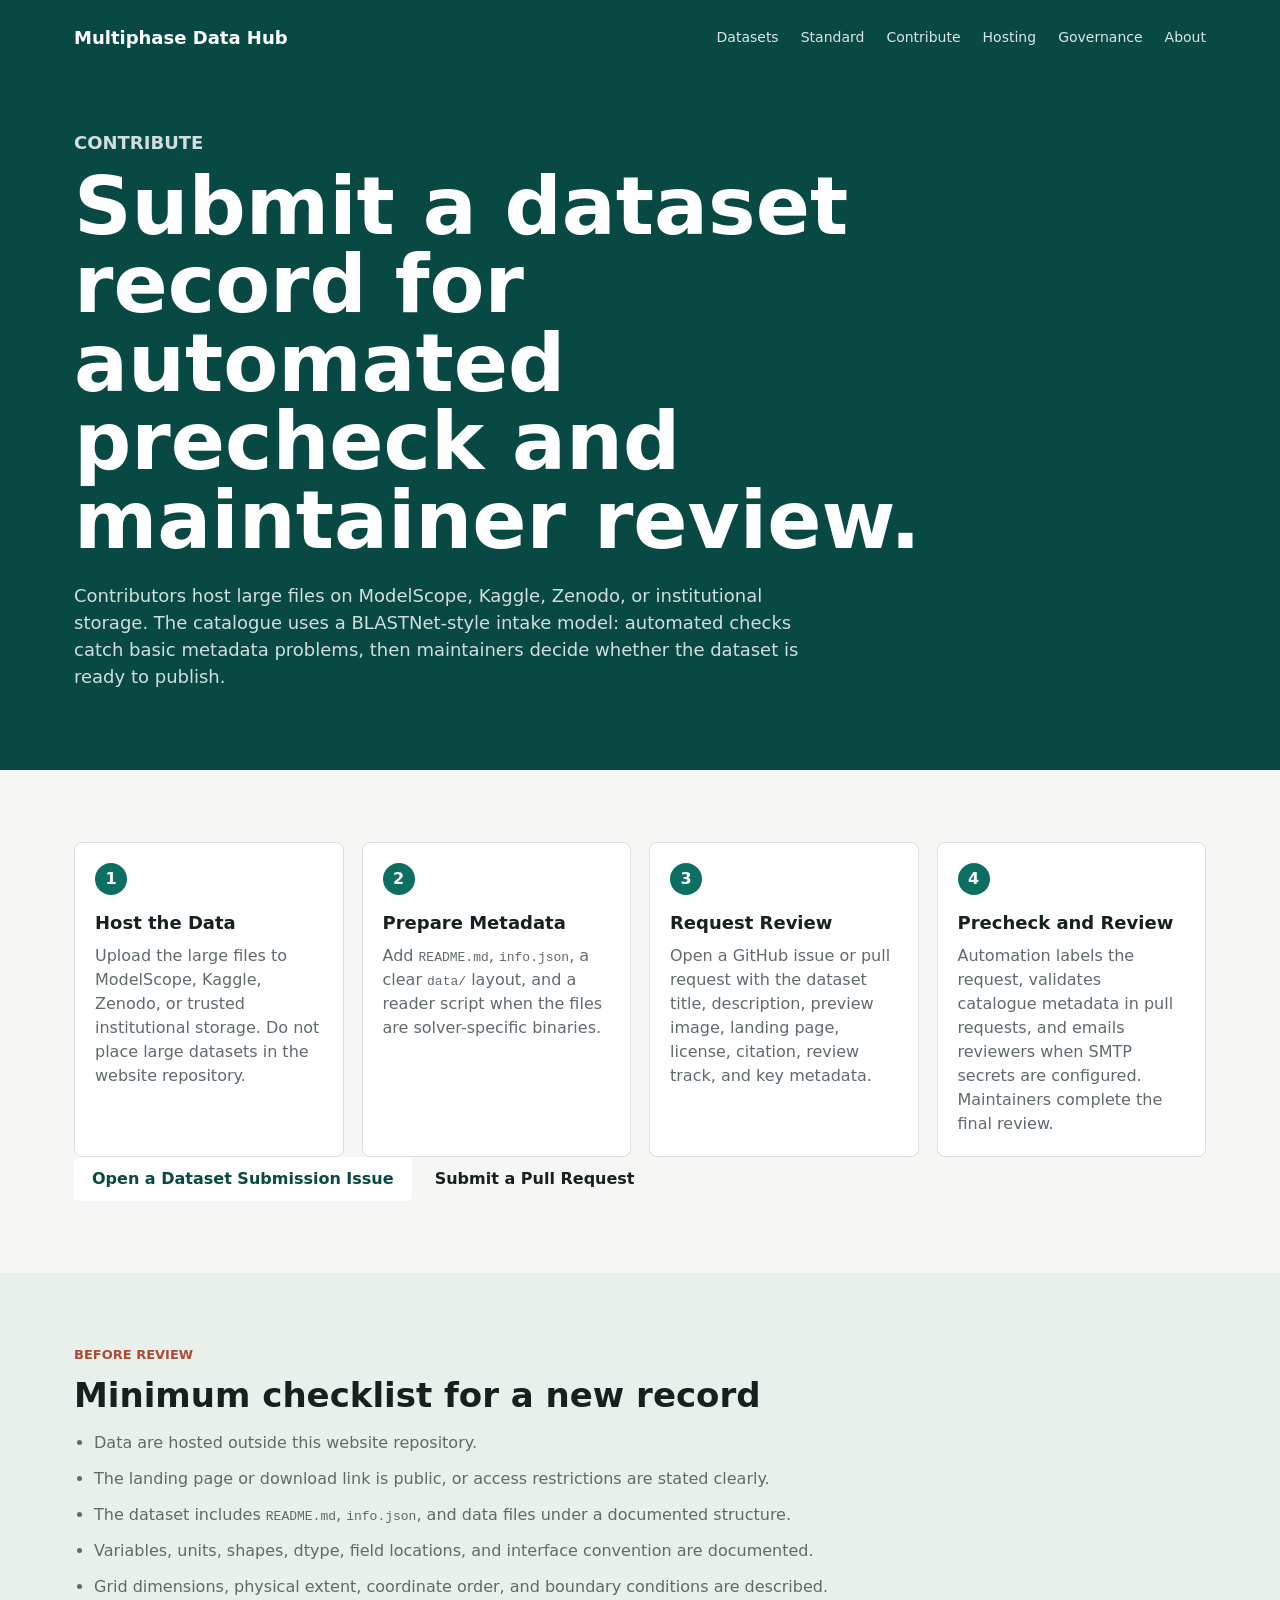
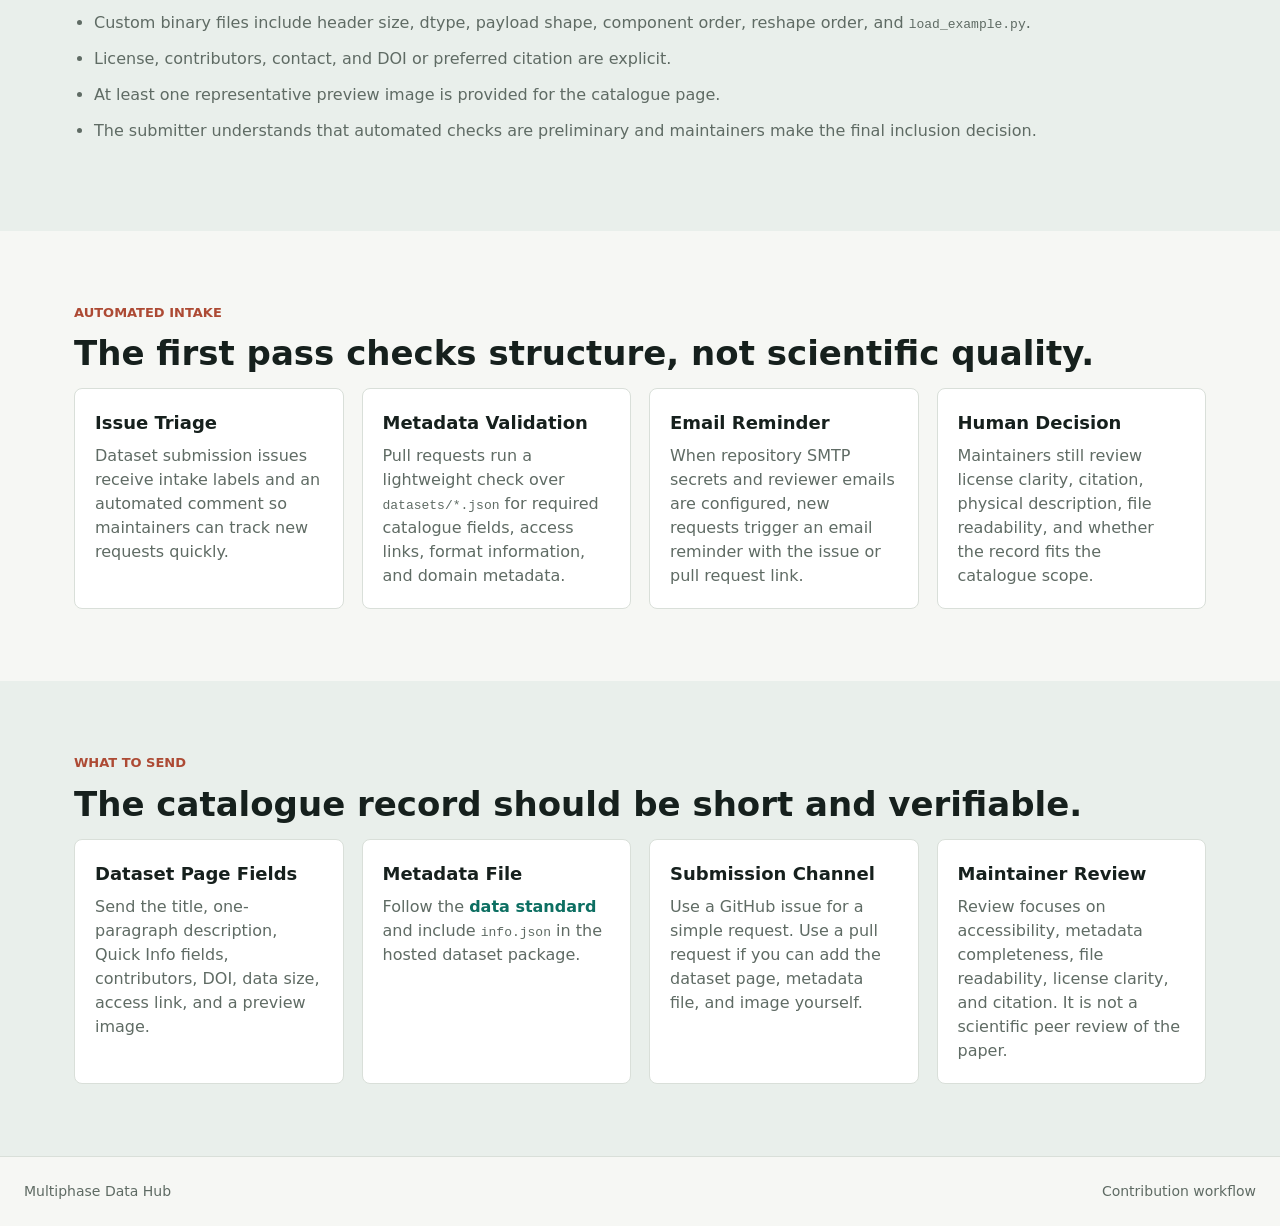
<file: website/contribute.html>
<!doctype html>
<html lang="en">
  <head>
    <meta charset="utf-8" />
    <meta name="viewport" content="width=device-width, initial-scale=1" />
    <title>Contribute | Multiphase Data Hub</title>
    <link rel="stylesheet" href="styles.css" />
  </head>
  <body>
    <header class="page-header">
      <nav class="nav" aria-label="Primary navigation">
        <a class="brand" href="index.html">Multiphase Data Hub</a>
        <div class="nav-links">
          <a href="datasets.html">Datasets</a>
          <a href="standard.html">Standard</a>
          <a href="contribute.html">Contribute</a>
          <a href="hosting.html">Hosting</a>
          <a href="governance.html">Governance</a>
          <a href="about.html">About</a>
        </div>
      </nav>
      <div class="page-title">
        <p class="eyebrow">Contribute</p>
        <h1>Submit a dataset record for automated precheck and maintainer review.</h1>
        <p>
          Contributors host large files on ModelScope, Kaggle, Zenodo, or
          institutional storage. The catalogue uses a BLASTNet-style intake
          model: automated checks catch basic metadata problems, then maintainers
          decide whether the dataset is ready to publish.
        </p>
      </div>
    </header>

    <main>
      <section class="section">
        <div class="workflow">
          <article>
            <span>1</span>
            <h3>Host the Data</h3>
            <p>Upload the large files to ModelScope, Kaggle, Zenodo, or trusted institutional storage. Do not place large datasets in the website repository.</p>
          </article>
          <article>
            <span>2</span>
            <h3>Prepare Metadata</h3>
            <p>Add <code>README.md</code>, <code>info.json</code>, a clear <code>data/</code> layout, and a reader script when the files are solver-specific binaries.</p>
          </article>
          <article>
            <span>3</span>
            <h3>Request Review</h3>
            <p>Open a GitHub issue or pull request with the dataset title, description, preview image, landing page, license, citation, review track, and key metadata.</p>
          </article>
          <article>
            <span>4</span>
            <h3>Precheck and Review</h3>
            <p>Automation labels the request, validates catalogue metadata in pull requests, and emails reviewers when SMTP secrets are configured. Maintainers complete the final review.</p>
          </article>
        </div>
        <div class="download-actions">
          <a class="button primary" href="https://github.com/yang226159802/multiphase-data-hub.github.io/issues/new?template=dataset_submission.yml">Open a Dataset Submission Issue</a>
          <a class="button outline" href="https://github.com/yang226159802/multiphase-data-hub.github.io/issues/new?template=dataset_submission.yml">Submit a Pull Request</a>
        </div>
      </section>

      <section class="section band">
        <p class="eyebrow">Before Review</p>
        <h2>Minimum checklist for a new record</h2>
        <ul class="checklist">
          <li>Data are hosted outside this website repository.</li>
          <li>The landing page or download link is public, or access restrictions are stated clearly.</li>
          <li>The dataset includes <code>README.md</code>, <code>info.json</code>, and data files under a documented structure.</li>
          <li>Variables, units, shapes, dtype, field locations, and interface convention are documented.</li>
          <li>Grid dimensions, physical extent, coordinate order, and boundary conditions are described.</li>
          <li>Custom binary files include header size, dtype, payload shape, component order, reshape order, and <code>load_example.py</code>.</li>
          <li>License, contributors, contact, and DOI or preferred citation are explicit.</li>
          <li>At least one representative preview image is provided for the catalogue page.</li>
          <li>The submitter understands that automated checks are preliminary and maintainers make the final inclusion decision.</li>
        </ul>
      </section>

      <section class="section">
        <p class="eyebrow">Automated Intake</p>
        <h2>The first pass checks structure, not scientific quality.</h2>
        <div class="detail-grid">
          <article class="detail-card">
            <h3>Issue Triage</h3>
            <p>Dataset submission issues receive intake labels and an automated comment so maintainers can track new requests quickly.</p>
          </article>
          <article class="detail-card">
            <h3>Metadata Validation</h3>
            <p>Pull requests run a lightweight check over <code>datasets/*.json</code> for required catalogue fields, access links, format information, and domain metadata.</p>
          </article>
          <article class="detail-card">
            <h3>Email Reminder</h3>
            <p>When repository SMTP secrets and reviewer emails are configured, new requests trigger an email reminder with the issue or pull request link.</p>
          </article>
          <article class="detail-card">
            <h3>Human Decision</h3>
            <p>Maintainers still review license clarity, citation, physical description, file readability, and whether the record fits the catalogue scope.</p>
          </article>
        </div>
      </section>

      <section class="section band">
        <p class="eyebrow">What to Send</p>
        <h2>The catalogue record should be short and verifiable.</h2>
        <div class="detail-grid">
          <article class="detail-card">
            <h3>Dataset Page Fields</h3>
            <p>Send the title, one-paragraph description, Quick Info fields, contributors, DOI, data size, access link, and a preview image.</p>
          </article>
          <article class="detail-card">
            <h3>Metadata File</h3>
            <p>Follow the <a class="text-link" href="standard.html">data standard</a> and include <code>info.json</code> in the hosted dataset package.</p>
          </article>
          <article class="detail-card">
            <h3>Submission Channel</h3>
            <p>Use a GitHub issue for a simple request. Use a pull request if you can add the dataset page, metadata file, and image yourself.</p>
          </article>
          <article class="detail-card">
            <h3>Maintainer Review</h3>
            <p>Review focuses on accessibility, metadata completeness, file readability, license clarity, and citation. It is not a scientific peer review of the paper.</p>
          </article>
        </div>
      </section>
    </main>

    <footer class="footer">
      <span>Multiphase Data Hub</span>
      <span>Contribution workflow</span>
    </footer>
  </body>
</html>
</file>
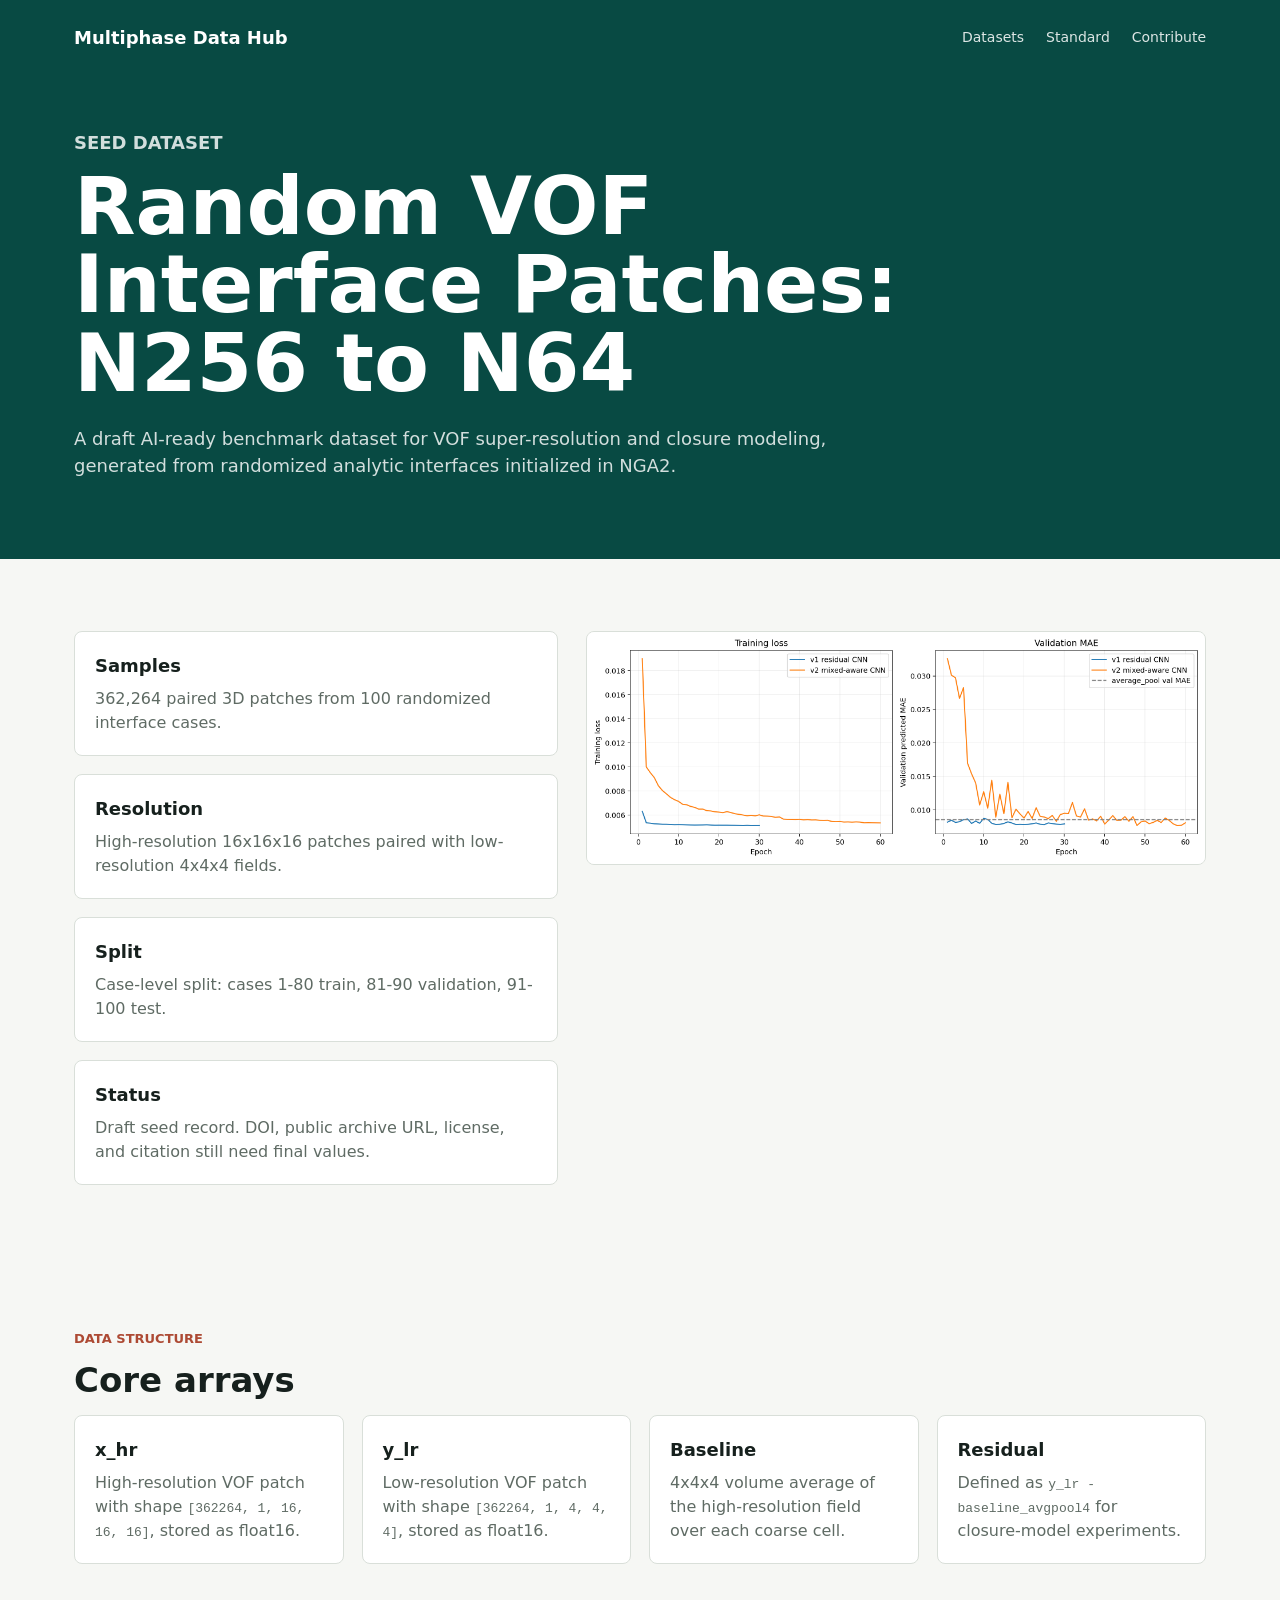
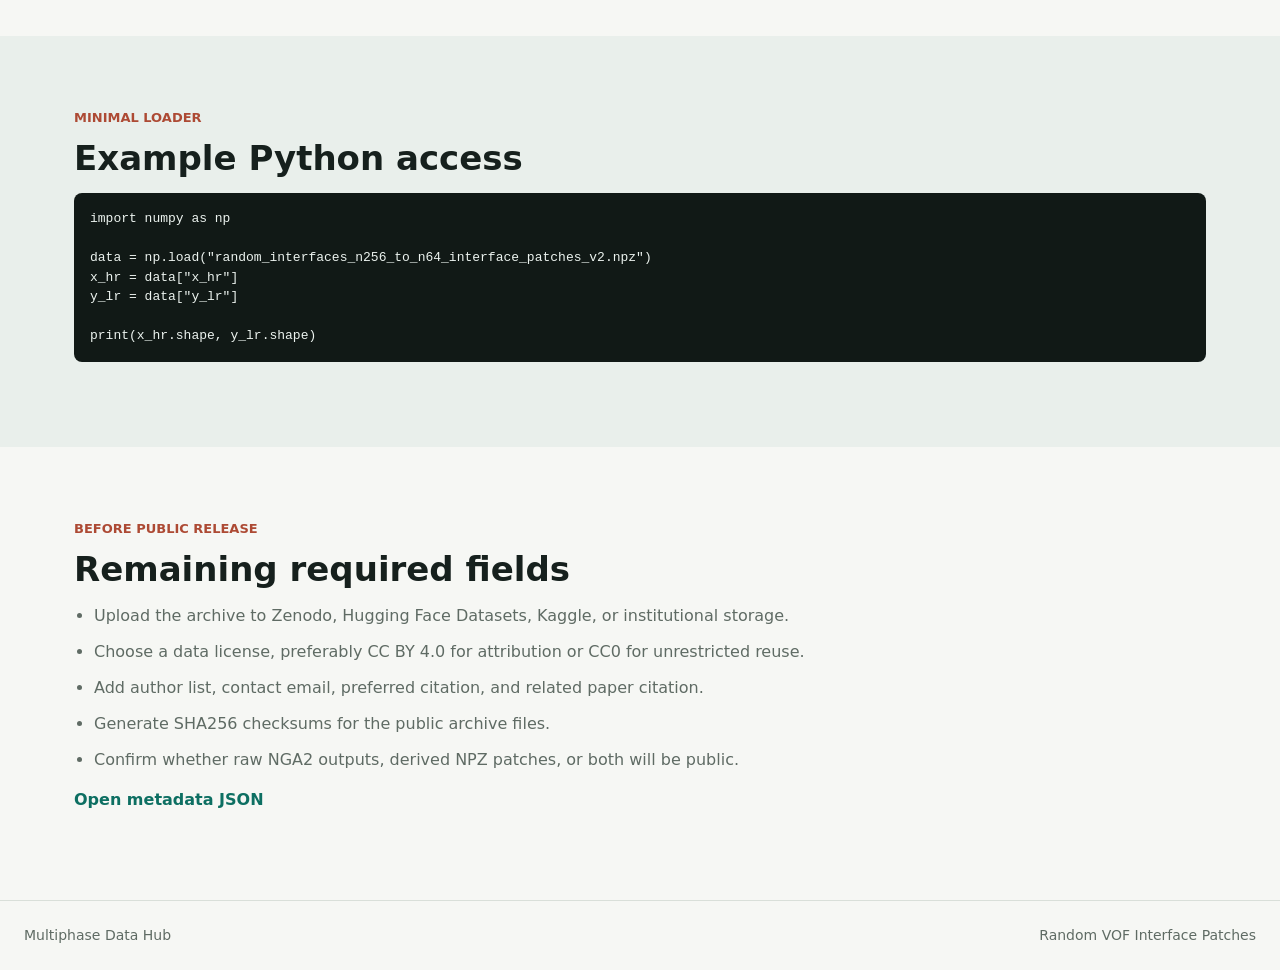
<file: website/dataset-random-vof-patches.html>
<!doctype html>
<html lang="en">
  <head>
    <meta charset="utf-8" />
    <meta name="viewport" content="width=device-width, initial-scale=1" />
    <title>Random VOF Interface Patches | Multiphase Data Hub</title>
    <link rel="stylesheet" href="styles.css" />
  </head>
  <body>
    <header class="page-header">
      <nav class="nav" aria-label="Primary navigation">
        <a class="brand" href="index.html">Multiphase Data Hub</a>
        <div class="nav-links">
          <a href="index.html#datasets">Datasets</a>
          <a href="standard.html">Standard</a>
          <a href="contribute.html">Contribute</a>
        </div>
      </nav>
      <div class="page-title">
        <p class="eyebrow">Seed dataset</p>
        <h1>Random VOF Interface Patches: N256 to N64</h1>
        <p>
          A draft AI-ready benchmark dataset for VOF super-resolution and
          closure modeling, generated from randomized analytic interfaces
          initialized in NGA2.
        </p>
      </div>
    </header>

    <main>
      <section class="section detail-hero">
        <div class="detail-grid">
          <article class="detail-card">
            <h3>Samples</h3>
            <p>362,264 paired 3D patches from 100 randomized interface cases.</p>
          </article>
          <article class="detail-card">
            <h3>Resolution</h3>
            <p>High-resolution 16x16x16 patches paired with low-resolution 4x4x4 fields.</p>
          </article>
          <article class="detail-card">
            <h3>Split</h3>
            <p>Case-level split: cases 1-80 train, 81-90 validation, 91-100 test.</p>
          </article>
          <article class="detail-card">
            <h3>Status</h3>
            <p>Draft seed record. DOI, public archive URL, license, and citation still need final values.</p>
          </article>
        </div>
        <img src="assets/training_curves_v1_v2.png" alt="Training curves for VOF degradation model experiments" />
      </section>

      <section class="section">
        <p class="eyebrow">Data structure</p>
        <h2>Core arrays</h2>
        <div class="detail-grid">
          <article class="detail-card">
            <h3>x_hr</h3>
            <p>High-resolution VOF patch with shape <code>[362264, 1, 16, 16, 16]</code>, stored as float16.</p>
          </article>
          <article class="detail-card">
            <h3>y_lr</h3>
            <p>Low-resolution VOF patch with shape <code>[362264, 1, 4, 4, 4]</code>, stored as float16.</p>
          </article>
          <article class="detail-card">
            <h3>Baseline</h3>
            <p>4x4x4 volume average of the high-resolution field over each coarse cell.</p>
          </article>
          <article class="detail-card">
            <h3>Residual</h3>
            <p>Defined as <code>y_lr - baseline_avgpool4</code> for closure-model experiments.</p>
          </article>
        </div>
      </section>

      <section class="section band">
        <p class="eyebrow">Minimal loader</p>
        <h2>Example Python access</h2>
        <pre class="code-block"><code>import numpy as np

data = np.load("random_interfaces_n256_to_n64_interface_patches_v2.npz")
x_hr = data["x_hr"]
y_lr = data["y_lr"]

print(x_hr.shape, y_lr.shape)</code></pre>
      </section>

      <section class="section">
        <p class="eyebrow">Before public release</p>
        <h2>Remaining required fields</h2>
        <ul class="checklist">
          <li>Upload the archive to Zenodo, Hugging Face Datasets, Kaggle, or institutional storage.</li>
          <li>Choose a data license, preferably CC BY 4.0 for attribution or CC0 for unrestricted reuse.</li>
          <li>Add author list, contact email, preferred citation, and related paper citation.</li>
          <li>Generate SHA256 checksums for the public archive files.</li>
          <li>Confirm whether raw NGA2 outputs, derived NPZ patches, or both will be public.</li>
        </ul>
        <p>
          <a class="text-link" href="../datasets/random_interfaces_n256_to_n64_interface_patches_v2.json">Open metadata JSON</a>
        </p>
      </section>
    </main>

    <footer class="footer">
      <span>Multiphase Data Hub</span>
      <span>Random VOF Interface Patches</span>
    </footer>
  </body>
</html>
</file>
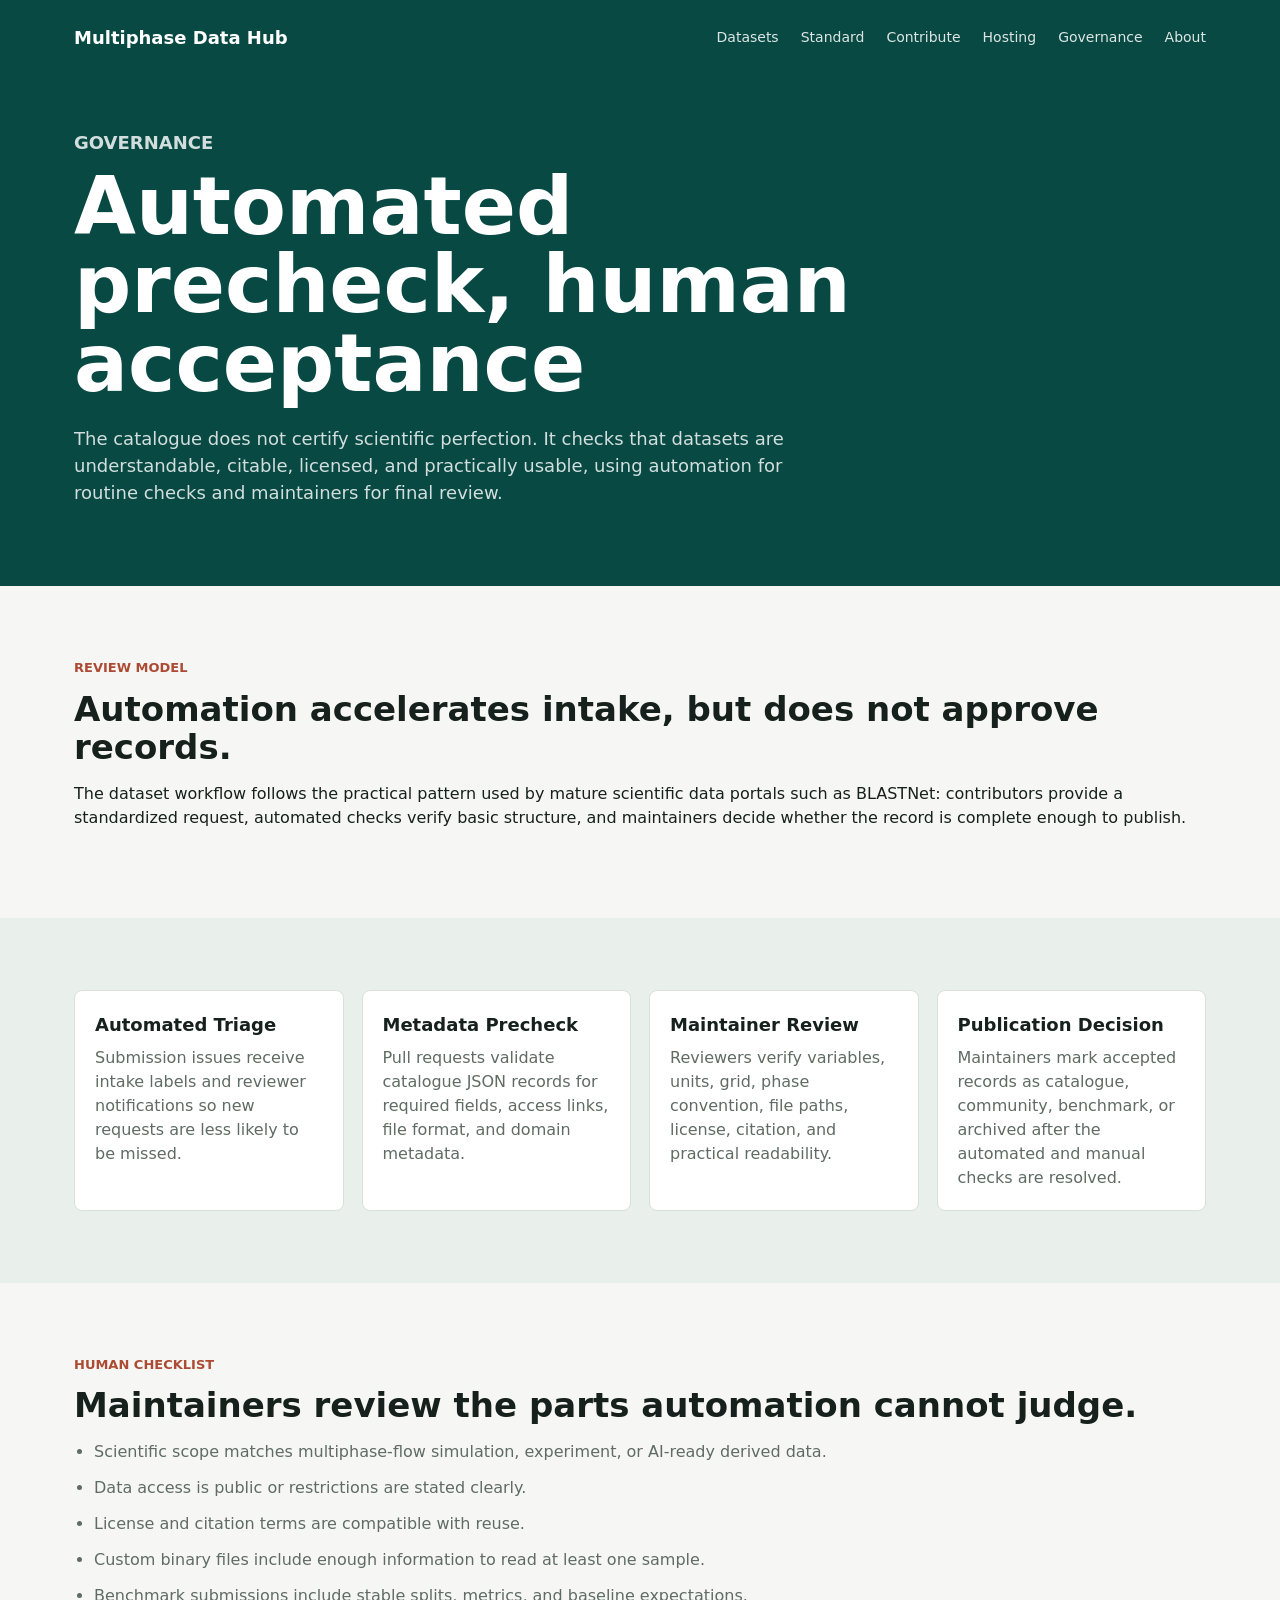
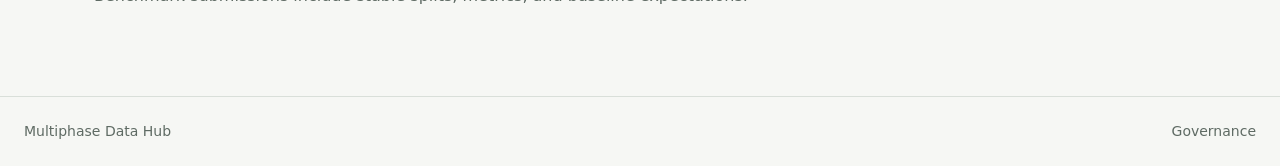
<file: website/governance.html>
<!doctype html>
<html lang="en">
  <head>
    <meta charset="utf-8" />
    <meta name="viewport" content="width=device-width, initial-scale=1" />
    <title>Governance | Multiphase Data Hub</title>
    <link rel="stylesheet" href="styles.css" />
  </head>
  <body>
    <header class="page-header">
      <nav class="nav" aria-label="Primary navigation">
        <a class="brand" href="index.html">Multiphase Data Hub</a>
        <div class="nav-links">
          <a href="datasets.html">Datasets</a>
          <a href="standard.html">Standard</a>
          <a href="contribute.html">Contribute</a>
          <a href="hosting.html">Hosting</a>
          <a href="governance.html">Governance</a>
          <a href="about.html">About</a>
        </div>
      </nav>
      <div class="page-title">
        <p class="eyebrow">Governance</p>
        <h1>Automated precheck, human acceptance</h1>
        <p>
          The catalogue does not certify scientific perfection. It checks that
          datasets are understandable, citable, licensed, and practically usable,
          using automation for routine checks and maintainers for final review.
        </p>
      </div>
    </header>

    <main>
      <section class="section">
        <p class="eyebrow">Review Model</p>
        <h2>Automation accelerates intake, but does not approve records.</h2>
        <p class="section-copy">
          The dataset workflow follows the practical pattern used by mature
          scientific data portals such as BLASTNet: contributors provide a
          standardized request, automated checks verify basic structure, and
          maintainers decide whether the record is complete enough to publish.
        </p>
      </section>

      <section class="section band">
        <div class="standard-list">
          <article>
            <h3>Automated Triage</h3>
            <p>Submission issues receive intake labels and reviewer notifications so new requests are less likely to be missed.</p>
          </article>
          <article>
            <h3>Metadata Precheck</h3>
            <p>Pull requests validate catalogue JSON records for required fields, access links, file format, and domain metadata.</p>
          </article>
          <article>
            <h3>Maintainer Review</h3>
            <p>Reviewers verify variables, units, grid, phase convention, file paths, license, citation, and practical readability.</p>
          </article>
          <article>
            <h3>Publication Decision</h3>
            <p>Maintainers mark accepted records as catalogue, community, benchmark, or archived after the automated and manual checks are resolved.</p>
          </article>
        </div>
      </section>

      <section class="section">
        <p class="eyebrow">Human Checklist</p>
        <h2>Maintainers review the parts automation cannot judge.</h2>
        <ul class="checklist">
          <li>Scientific scope matches multiphase-flow simulation, experiment, or AI-ready derived data.</li>
          <li>Data access is public or restrictions are stated clearly.</li>
          <li>License and citation terms are compatible with reuse.</li>
          <li>Custom binary files include enough information to read at least one sample.</li>
          <li>Benchmark submissions include stable splits, metrics, and baseline expectations.</li>
        </ul>
      </section>
    </main>

    <footer class="footer">
      <span>Multiphase Data Hub</span>
      <span>Governance</span>
    </footer>
  </body>
</html>
</file>
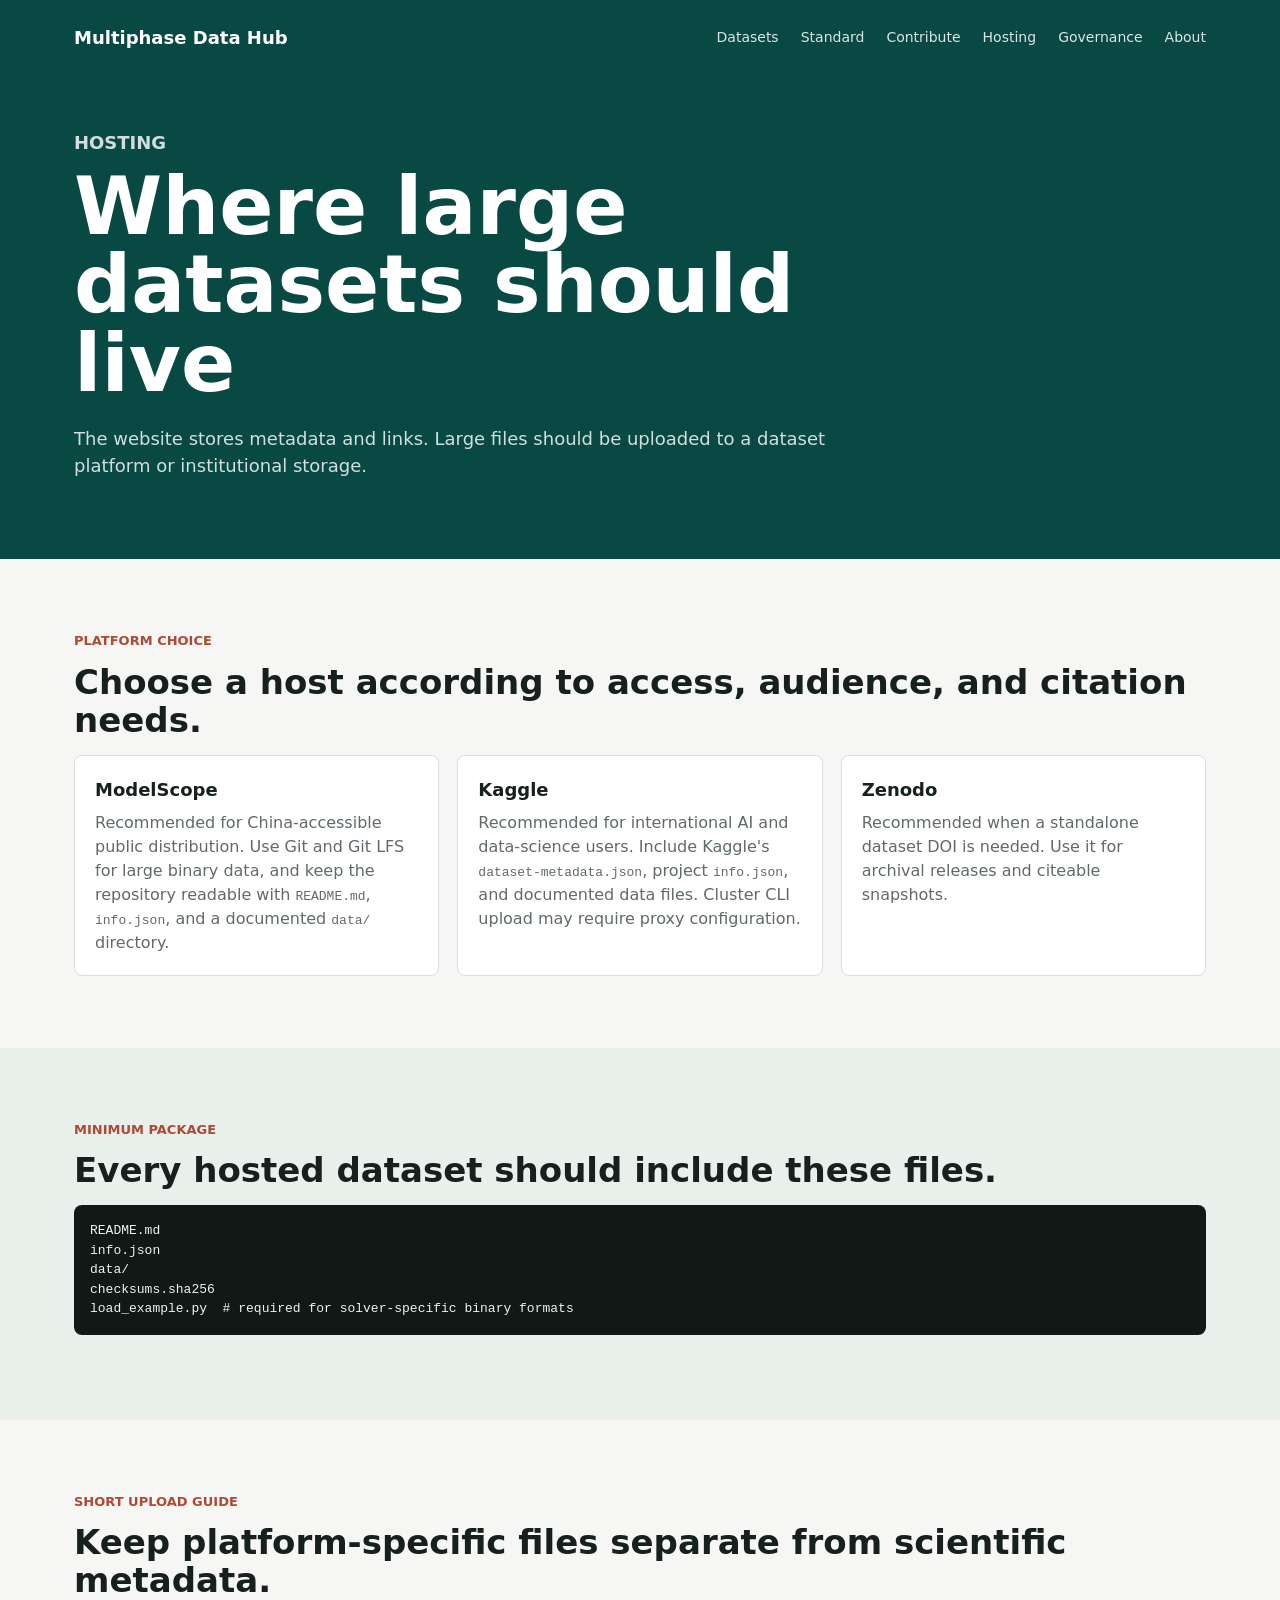
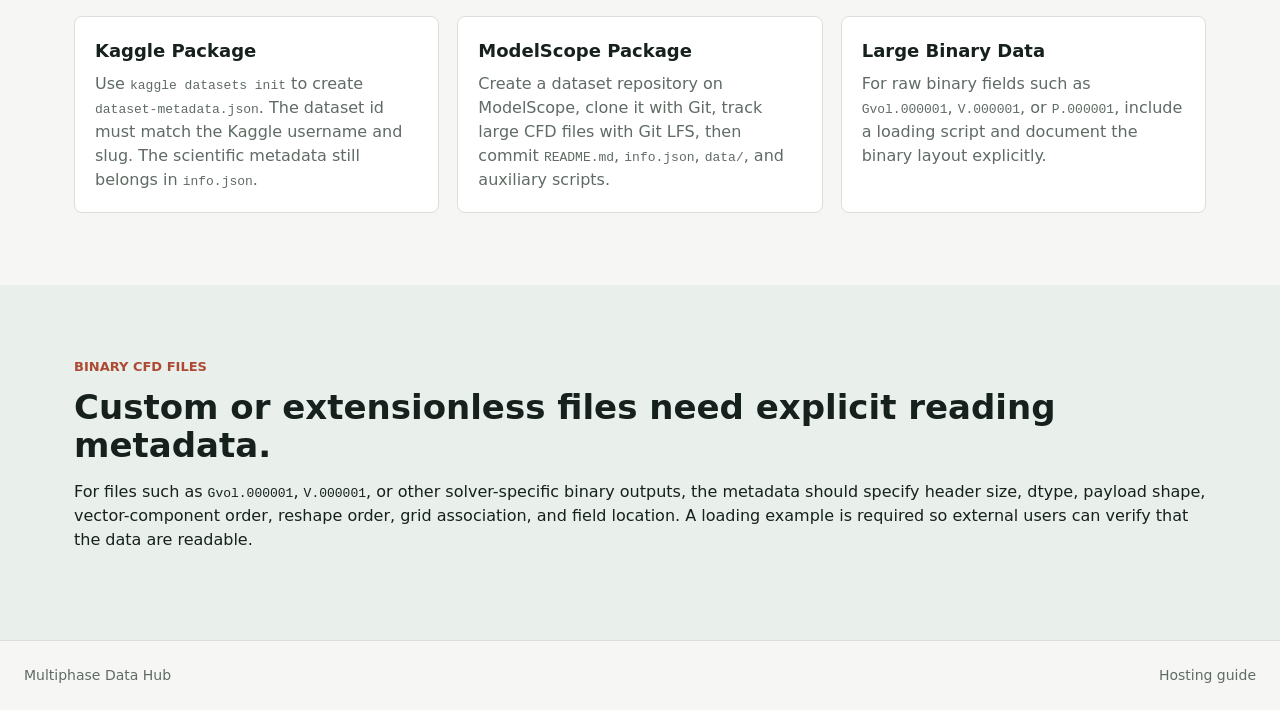
<file: website/hosting.html>
<!doctype html>
<html lang="en">
  <head>
    <meta charset="utf-8" />
    <meta name="viewport" content="width=device-width, initial-scale=1" />
    <title>Hosting Guide | Multiphase Data Hub</title>
    <link rel="stylesheet" href="styles.css" />
  </head>
  <body>
    <header class="page-header">
      <nav class="nav" aria-label="Primary navigation">
        <a class="brand" href="index.html">Multiphase Data Hub</a>
        <div class="nav-links">
          <a href="datasets.html">Datasets</a>
          <a href="standard.html">Standard</a>
          <a href="contribute.html">Contribute</a>
          <a href="hosting.html">Hosting</a>
          <a href="governance.html">Governance</a>
          <a href="about.html">About</a>
        </div>
      </nav>
      <div class="page-title">
        <p class="eyebrow">Hosting</p>
        <h1>Where large datasets should live</h1>
        <p>
          The website stores metadata and links. Large files should be uploaded
          to a dataset platform or institutional storage.
        </p>
      </div>
    </header>

    <main>
      <section class="section">
        <p class="eyebrow">Platform Choice</p>
        <h2>Choose a host according to access, audience, and citation needs.</h2>
        <div class="standard-list">
          <article>
            <h3>ModelScope</h3>
            <p>Recommended for China-accessible public distribution. Use Git and Git LFS for large binary data, and keep the repository readable with <code>README.md</code>, <code>info.json</code>, and a documented <code>data/</code> directory.</p>
          </article>
          <article>
            <h3>Kaggle</h3>
            <p>Recommended for international AI and data-science users. Include Kaggle's <code>dataset-metadata.json</code>, project <code>info.json</code>, and documented data files. Cluster CLI upload may require proxy configuration.</p>
          </article>
          <article>
            <h3>Zenodo</h3>
            <p>Recommended when a standalone dataset DOI is needed. Use it for archival releases and citeable snapshots.</p>
          </article>
        </div>
      </section>

      <section class="section band">
        <p class="eyebrow">Minimum Package</p>
        <h2>Every hosted dataset should include these files.</h2>
        <pre class="code-block"><code>README.md
info.json
data/
checksums.sha256
load_example.py  # required for solver-specific binary formats</code></pre>
      </section>

      <section class="section">
        <p class="eyebrow">Short Upload Guide</p>
        <h2>Keep platform-specific files separate from scientific metadata.</h2>
        <div class="detail-grid">
          <article class="detail-card">
            <h3>Kaggle Package</h3>
            <p>Use <code>kaggle datasets init</code> to create <code>dataset-metadata.json</code>. The dataset id must match the Kaggle username and slug. The scientific metadata still belongs in <code>info.json</code>.</p>
          </article>
          <article class="detail-card">
            <h3>ModelScope Package</h3>
            <p>Create a dataset repository on ModelScope, clone it with Git, track large CFD files with Git LFS, then commit <code>README.md</code>, <code>info.json</code>, <code>data/</code>, and auxiliary scripts.</p>
          </article>
          <article class="detail-card">
            <h3>Large Binary Data</h3>
            <p>For raw binary fields such as <code>Gvol.000001</code>, <code>V.000001</code>, or <code>P.000001</code>, include a loading script and document the binary layout explicitly.</p>
          </article>
        </div>
      </section>

      <section class="section band">
        <p class="eyebrow">Binary CFD Files</p>
        <h2>Custom or extensionless files need explicit reading metadata.</h2>
        <p class="section-copy">
          For files such as <code>Gvol.000001</code>, <code>V.000001</code>,
          or other solver-specific binary outputs, the metadata should specify
          header size, dtype, payload shape, vector-component order, reshape
          order, grid association, and field location. A loading example is
          required so external users can verify that the data are readable.
        </p>
      </section>
    </main>

    <footer class="footer">
      <span>Multiphase Data Hub</span>
      <span>Hosting guide</span>
    </footer>
  </body>
</html>
</file>
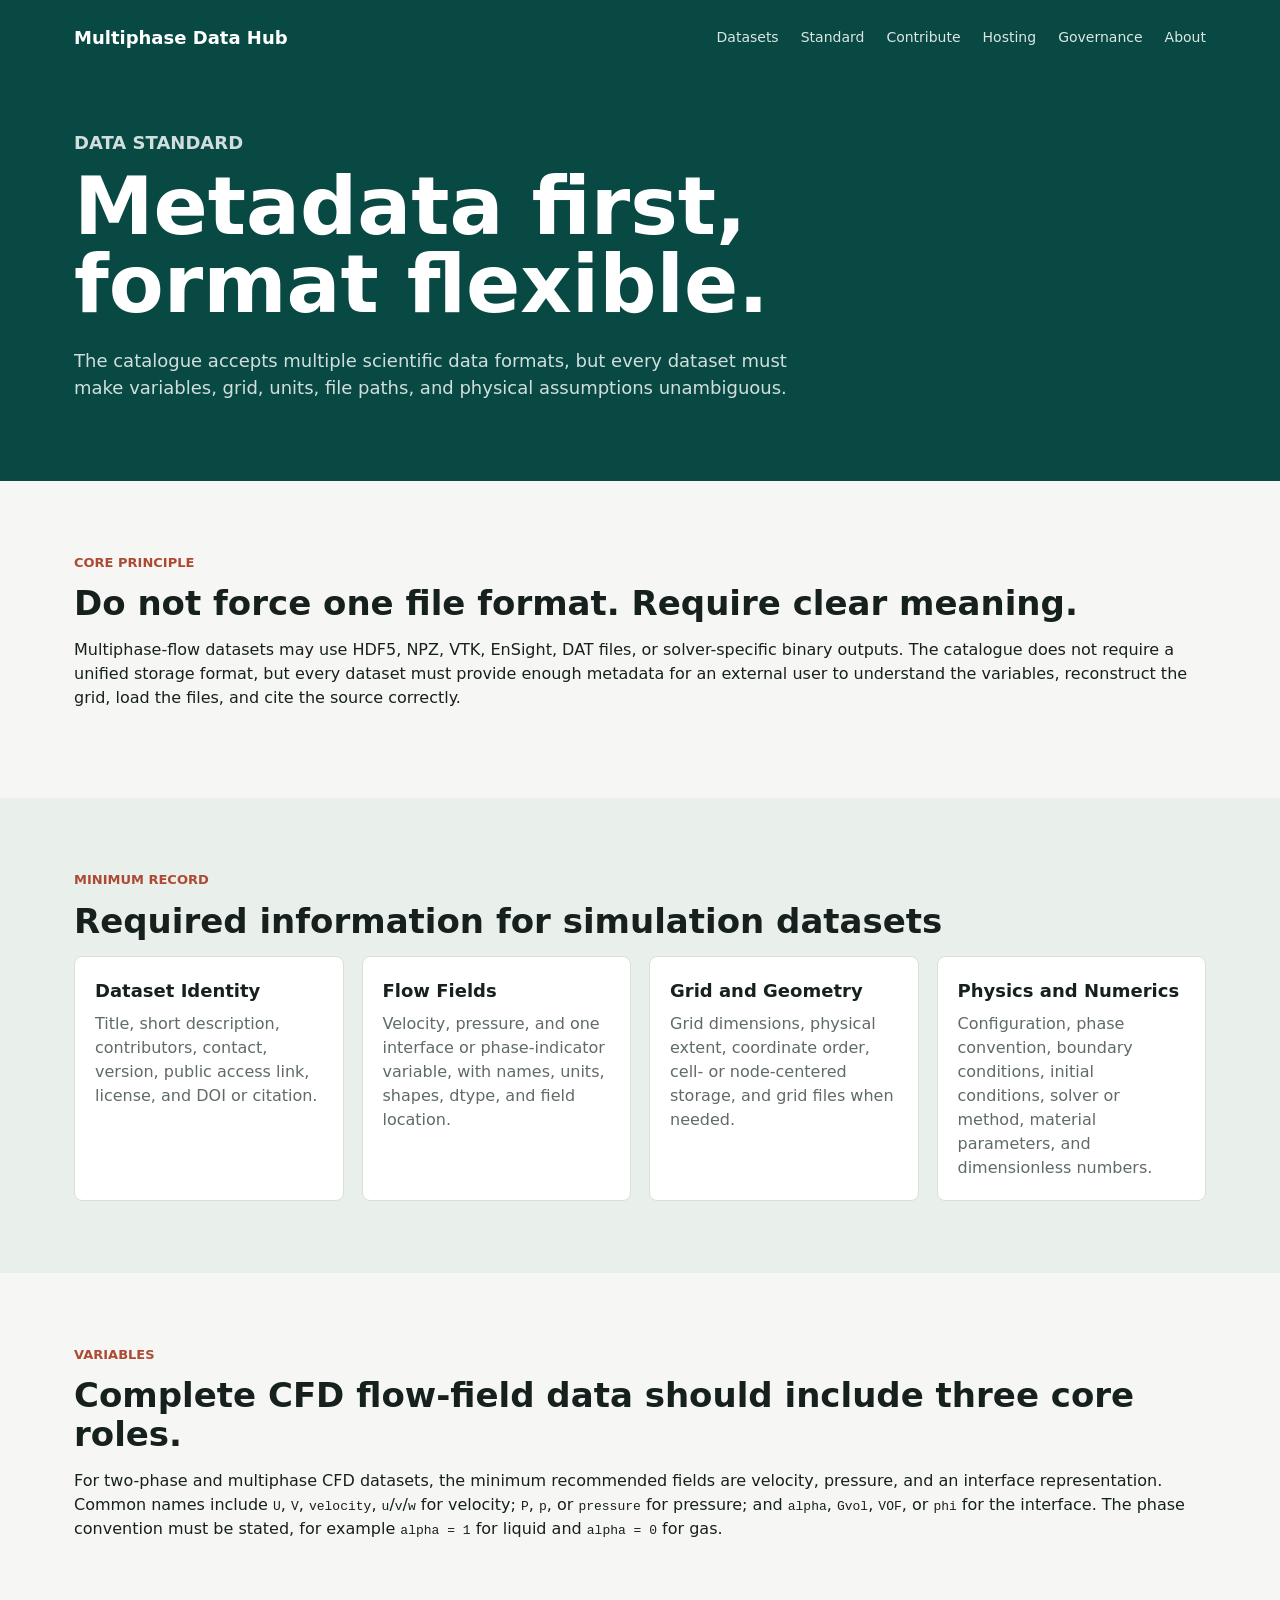
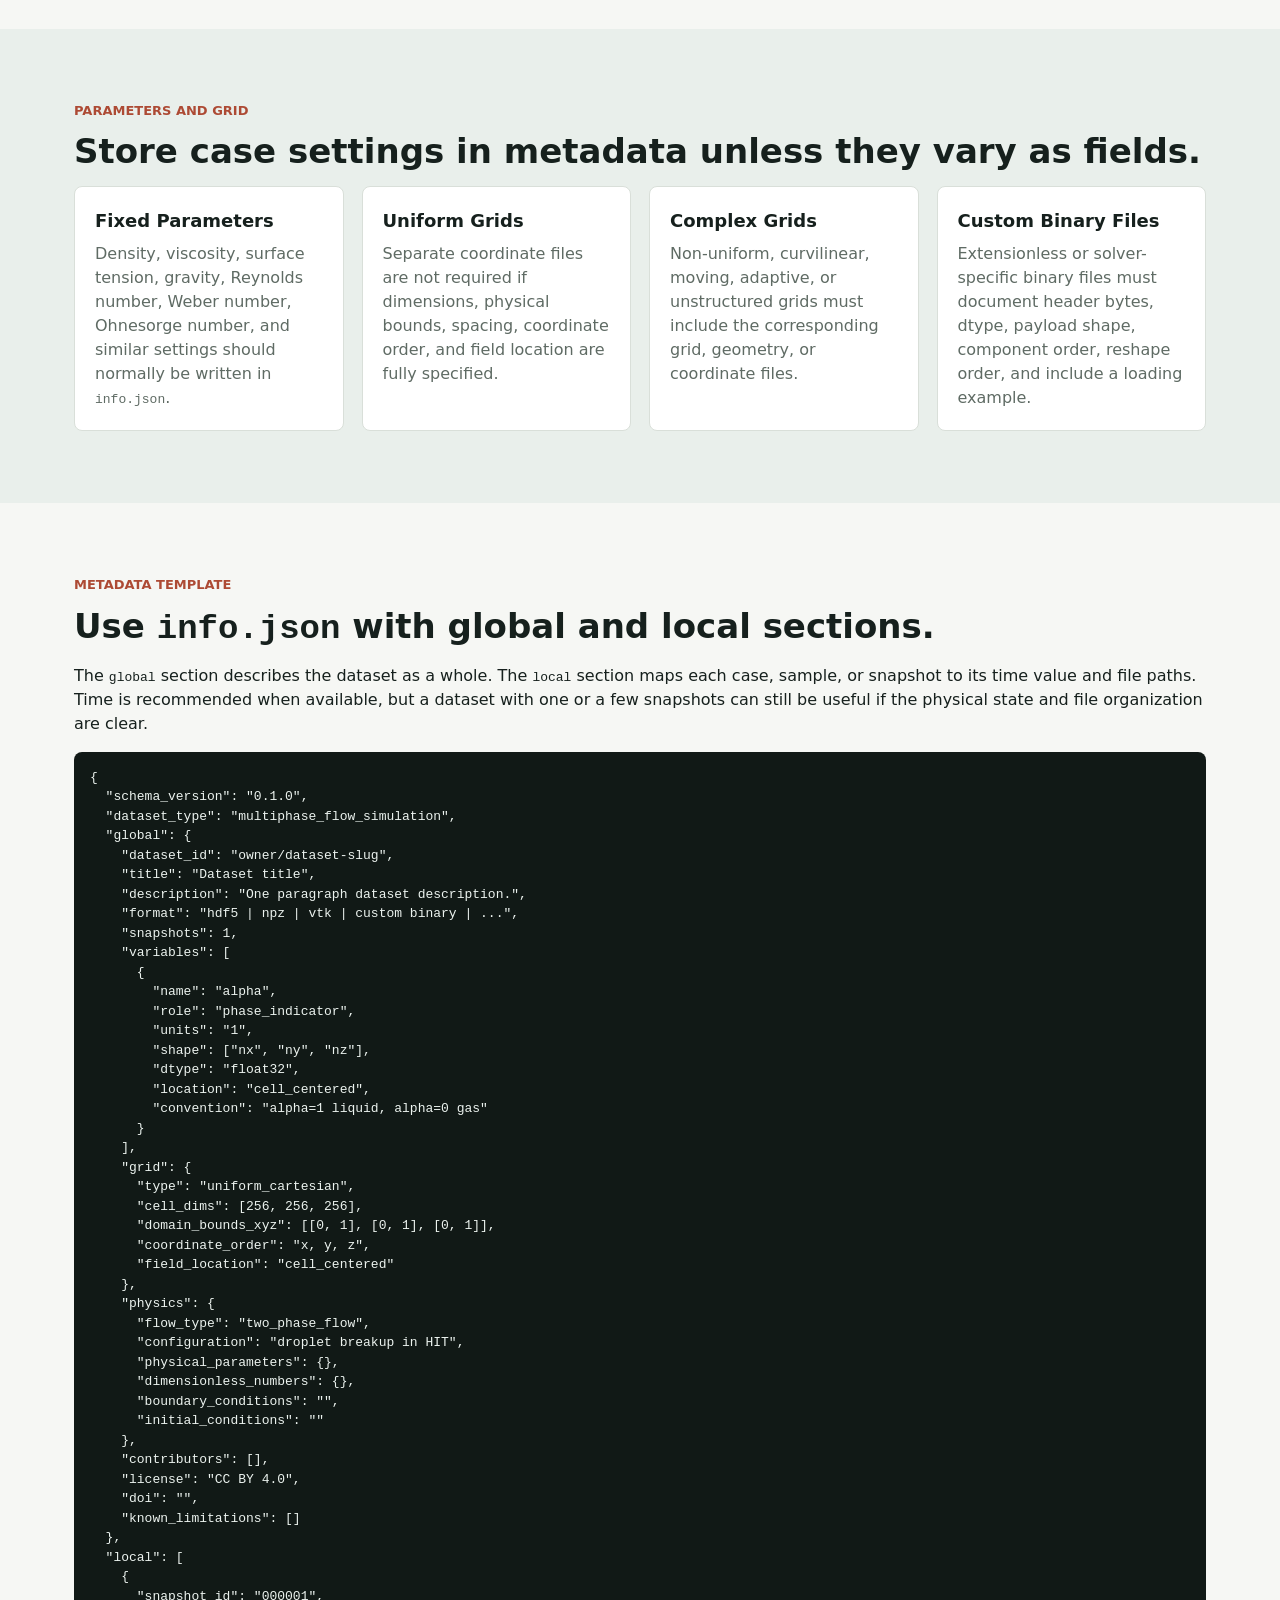
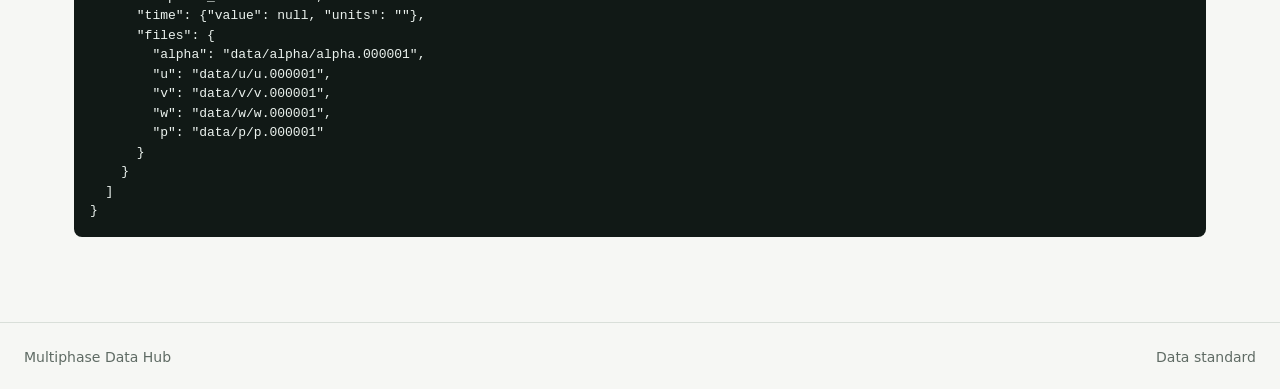
<file: website/standard.html>
<!doctype html>
<html lang="en">
  <head>
    <meta charset="utf-8" />
    <meta name="viewport" content="width=device-width, initial-scale=1" />
    <title>Data Standard | Multiphase Data Hub</title>
    <link rel="stylesheet" href="styles.css" />
  </head>
  <body>
    <header class="page-header">
      <nav class="nav" aria-label="Primary navigation">
        <a class="brand" href="index.html">Multiphase Data Hub</a>
        <div class="nav-links">
          <a href="datasets.html">Datasets</a>
          <a href="standard.html">Standard</a>
          <a href="contribute.html">Contribute</a>
          <a href="hosting.html">Hosting</a>
          <a href="governance.html">Governance</a>
          <a href="about.html">About</a>
        </div>
      </nav>
      <div class="page-title">
        <p class="eyebrow">Data Standard</p>
        <h1>Metadata first, format flexible.</h1>
        <p>
          The catalogue accepts multiple scientific data formats, but every
          dataset must make variables, grid, units, file paths, and physical
          assumptions unambiguous.
        </p>
      </div>
    </header>

    <main>
      <section class="section">
        <p class="eyebrow">Core Principle</p>
        <h2>Do not force one file format. Require clear meaning.</h2>
        <p class="section-copy">
          Multiphase-flow datasets may use HDF5, NPZ, VTK, EnSight, DAT files,
          or solver-specific binary outputs. The catalogue does not require a
          unified storage format, but every dataset must provide enough metadata
          for an external user to understand the variables, reconstruct the
          grid, load the files, and cite the source correctly.
        </p>
      </section>

      <section class="section band">
        <p class="eyebrow">Minimum Record</p>
        <h2>Required information for simulation datasets</h2>
        <div class="standard-list">
          <article>
            <h3>Dataset Identity</h3>
            <p>Title, short description, contributors, contact, version, public access link, license, and DOI or citation.</p>
          </article>
          <article>
            <h3>Flow Fields</h3>
            <p>Velocity, pressure, and one interface or phase-indicator variable, with names, units, shapes, dtype, and field location.</p>
          </article>
          <article>
            <h3>Grid and Geometry</h3>
            <p>Grid dimensions, physical extent, coordinate order, cell- or node-centered storage, and grid files when needed.</p>
          </article>
          <article>
            <h3>Physics and Numerics</h3>
            <p>Configuration, phase convention, boundary conditions, initial conditions, solver or method, material parameters, and dimensionless numbers.</p>
          </article>
        </div>
      </section>

      <section class="section">
        <p class="eyebrow">Variables</p>
        <h2>Complete CFD flow-field data should include three core roles.</h2>
        <p class="section-copy">
          For two-phase and multiphase CFD datasets, the minimum recommended
          fields are velocity, pressure, and an interface representation. Common
          names include <code>U</code>, <code>V</code>, <code>velocity</code>,
          <code>u</code>/<code>v</code>/<code>w</code> for velocity;
          <code>P</code>, <code>p</code>, or <code>pressure</code> for pressure;
          and <code>alpha</code>, <code>Gvol</code>, <code>VOF</code>, or
          <code>phi</code> for the interface. The phase convention must be
          stated, for example <code>alpha = 1</code> for liquid and
          <code>alpha = 0</code> for gas.
        </p>
      </section>

      <section class="section band">
        <p class="eyebrow">Parameters and Grid</p>
        <h2>Store case settings in metadata unless they vary as fields.</h2>
        <div class="detail-grid">
          <article class="detail-card">
            <h3>Fixed Parameters</h3>
            <p>Density, viscosity, surface tension, gravity, Reynolds number, Weber number, Ohnesorge number, and similar settings should normally be written in <code>info.json</code>.</p>
          </article>
          <article class="detail-card">
            <h3>Uniform Grids</h3>
            <p>Separate coordinate files are not required if dimensions, physical bounds, spacing, coordinate order, and field location are fully specified.</p>
          </article>
          <article class="detail-card">
            <h3>Complex Grids</h3>
            <p>Non-uniform, curvilinear, moving, adaptive, or unstructured grids must include the corresponding grid, geometry, or coordinate files.</p>
          </article>
          <article class="detail-card">
            <h3>Custom Binary Files</h3>
            <p>Extensionless or solver-specific binary files must document header bytes, dtype, payload shape, component order, reshape order, and include a loading example.</p>
          </article>
        </div>
      </section>

      <section class="section">
        <p class="eyebrow">Metadata Template</p>
        <h2>Use <code>info.json</code> with global and local sections.</h2>
        <p class="section-copy">
          The <code>global</code> section describes the dataset as a whole. The
          <code>local</code> section maps each case, sample, or snapshot to its
          time value and file paths. Time is recommended when available, but a
          dataset with one or a few snapshots can still be useful if the physical
          state and file organization are clear.
        </p>
        <pre class="code-block"><code>{
  "schema_version": "0.1.0",
  "dataset_type": "multiphase_flow_simulation",
  "global": {
    "dataset_id": "owner/dataset-slug",
    "title": "Dataset title",
    "description": "One paragraph dataset description.",
    "format": "hdf5 | npz | vtk | custom binary | ...",
    "snapshots": 1,
    "variables": [
      {
        "name": "alpha",
        "role": "phase_indicator",
        "units": "1",
        "shape": ["nx", "ny", "nz"],
        "dtype": "float32",
        "location": "cell_centered",
        "convention": "alpha=1 liquid, alpha=0 gas"
      }
    ],
    "grid": {
      "type": "uniform_cartesian",
      "cell_dims": [256, 256, 256],
      "domain_bounds_xyz": [[0, 1], [0, 1], [0, 1]],
      "coordinate_order": "x, y, z",
      "field_location": "cell_centered"
    },
    "physics": {
      "flow_type": "two_phase_flow",
      "configuration": "droplet breakup in HIT",
      "physical_parameters": {},
      "dimensionless_numbers": {},
      "boundary_conditions": "",
      "initial_conditions": ""
    },
    "contributors": [],
    "license": "CC BY 4.0",
    "doi": "",
    "known_limitations": []
  },
  "local": [
    {
      "snapshot_id": "000001",
      "time": {"value": null, "units": ""},
      "files": {
        "alpha": "data/alpha/alpha.000001",
        "u": "data/u/u.000001",
        "v": "data/v/v.000001",
        "w": "data/w/w.000001",
        "p": "data/p/p.000001"
      }
    }
  ]
}</code></pre>
      </section>
    </main>

    <footer class="footer">
      <span>Multiphase Data Hub</span>
      <span>Data standard</span>
    </footer>
  </body>
</html>
</file>
<file: website/styles.css>
:root {
  color-scheme: light;
  --bg: #f6f7f4;
  --ink: #16201d;
  --muted: #5f6b64;
  --line: #d9dfd9;
  --panel: #ffffff;
  --soft: #e9efeb;
  --accent: #0d6f62;
  --accent-dark: #084a43;
  --rust: #ad4a34;
  --amber: #d4a236;
}

* {
  box-sizing: border-box;
}

html {
  scroll-behavior: smooth;
}

body {
  margin: 0;
  font-family: Inter, ui-sans-serif, system-ui, -apple-system, BlinkMacSystemFont, "Segoe UI", sans-serif;
  color: var(--ink);
  background: var(--bg);
  line-height: 1.5;
}

img {
  max-width: 100%;
  display: block;
}

a {
  color: inherit;
}

.site-header {
  min-height: 88vh;
  background:
    linear-gradient(115deg, rgba(8, 74, 67, 0.98), rgba(22, 32, 29, 0.88)),
    radial-gradient(circle at 75% 20%, rgba(212, 162, 54, 0.18), transparent 34%);
  color: #fff;
}

.nav {
  max-width: 1180px;
  margin: 0 auto;
  padding: 24px;
  display: flex;
  align-items: center;
  justify-content: space-between;
  gap: 24px;
}

.brand {
  text-decoration: none;
  font-weight: 780;
  font-size: 18px;
}

.nav-links {
  display: flex;
  gap: 22px;
  color: rgba(255, 255, 255, 0.86);
  font-size: 14px;
}

.nav-links a {
  text-decoration: none;
}

.hero {
  max-width: 1180px;
  margin: 0 auto;
  padding: 72px 24px 84px;
  display: grid;
  grid-template-columns: minmax(0, 1.05fr) minmax(300px, 0.72fr);
  gap: 46px;
  align-items: center;
}

.hero-copy {
  max-width: 820px;
}

.eyebrow {
  margin: 0 0 12px;
  color: var(--rust);
  font-size: 13px;
  font-weight: 780;
  text-transform: uppercase;
  letter-spacing: 0;
}

.site-header .eyebrow {
  color: #f1c5b8;
}

h1,
h2,
h3,
p {
  margin-top: 0;
}

h1 {
  margin-bottom: 22px;
  font-size: clamp(42px, 7vw, 80px);
  line-height: 0.98;
  letter-spacing: 0;
  max-width: 890px;
}

h2 {
  font-size: 34px;
  line-height: 1.12;
  margin-bottom: 16px;
}

h3 {
  font-size: 18px;
  margin-bottom: 8px;
}

.hero p {
  max-width: 700px;
  font-size: 19px;
  color: rgba(255, 255, 255, 0.86);
}

.hero-actions {
  display: flex;
  gap: 12px;
  flex-wrap: wrap;
  margin-top: 30px;
}

.button {
  display: inline-flex;
  align-items: center;
  justify-content: center;
  min-height: 44px;
  padding: 0 18px;
  border-radius: 6px;
  text-decoration: none;
  font-weight: 730;
}

.button.primary {
  background: #fff;
  color: var(--accent-dark);
}

.button.secondary {
  border: 1px solid rgba(255, 255, 255, 0.72);
  color: #fff;
}

.hero-visual {
  margin: 0;
  border-radius: 8px;
  overflow: hidden;
  background: rgba(255, 255, 255, 0.12);
  border: 1px solid rgba(255, 255, 255, 0.22);
  box-shadow: 0 22px 54px rgba(0, 0, 0, 0.28);
}

.hero-visual img {
  width: 100%;
  aspect-ratio: 1.18;
  object-fit: cover;
  background: #0d1715;
}

.hero-visual figcaption {
  padding: 12px 14px;
  color: rgba(255, 255, 255, 0.76);
  font-size: 13px;
}

.metrics-strip {
  max-width: 1180px;
  margin: -44px auto 0;
  padding: 0 24px;
  display: grid;
  grid-template-columns: repeat(4, minmax(0, 1fr));
  gap: 12px;
  position: relative;
  z-index: 2;
}

.metrics-strip div {
  background: var(--panel);
  border: 1px solid var(--line);
  border-radius: 8px;
  padding: 18px;
}

.metrics-strip strong {
  display: block;
  font-size: 28px;
  line-height: 1.05;
}

.metrics-strip span {
  color: var(--muted);
  font-size: 13px;
}

.section {
  max-width: 1180px;
  margin: 0 auto;
  padding: 72px 24px;
}

.section-heading {
  display: flex;
  justify-content: space-between;
  gap: 24px;
  align-items: end;
  margin-bottom: 28px;
}

.search {
  display: grid;
  gap: 8px;
  width: min(380px, 100%);
  color: var(--muted);
  font-size: 13px;
  font-weight: 720;
}

.search input {
  width: 100%;
  min-height: 42px;
  border: 1px solid var(--line);
  border-radius: 6px;
  padding: 0 12px;
  font: inherit;
  background: #fff;
}

.dataset-grid {
  display: grid;
  grid-template-columns: repeat(auto-fit, minmax(300px, 1fr));
  gap: 18px;
}

.dataset-card {
  background: var(--panel);
  border: 1px solid var(--line);
  border-radius: 8px;
  padding: 22px;
  display: grid;
  gap: 12px;
}

.dataset-card p,
.split p,
.workflow p,
.standard-list p,
.detail-card p {
  color: var(--muted);
  margin-bottom: 0;
}

.tags {
  display: flex;
  gap: 8px;
  flex-wrap: wrap;
}

.tag {
  border: 1px solid var(--line);
  border-radius: 999px;
  padding: 4px 9px;
  font-size: 12px;
  color: var(--muted);
  background: var(--soft);
}

.meta {
  display: grid;
  grid-template-columns: repeat(2, minmax(0, 1fr));
  gap: 10px;
  font-size: 13px;
}

.meta strong {
  display: block;
  color: var(--ink);
}

.meta span {
  color: var(--muted);
}

.card-actions {
  display: flex;
  gap: 12px;
  margin-top: 8px;
}

.text-link,
.card-actions a {
  color: var(--accent);
  font-weight: 750;
  text-decoration: none;
}

.split {
  display: grid;
  grid-template-columns: minmax(0, 0.85fr) minmax(320px, 1fr);
  gap: 38px;
  align-items: center;
}

.wide-figure {
  width: 100%;
  border-radius: 8px;
  border: 1px solid var(--line);
  background: #fff;
}

.band {
  max-width: none;
  background: #e9efeb;
  padding-left: max(24px, calc((100vw - 1180px) / 2 + 24px));
  padding-right: max(24px, calc((100vw - 1180px) / 2 + 24px));
}

.workflow,
.standard-list,
.detail-grid {
  display: grid;
  grid-template-columns: repeat(auto-fit, minmax(240px, 1fr));
  gap: 18px;
}

.workflow article,
.standard-list article,
.detail-card {
  background: var(--panel);
  border: 1px solid var(--line);
  border-radius: 8px;
  padding: 20px;
}

.workflow span {
  display: inline-flex;
  width: 32px;
  height: 32px;
  border-radius: 50%;
  align-items: center;
  justify-content: center;
  background: var(--accent);
  color: #fff;
  font-weight: 780;
  margin-bottom: 14px;
}

.page-header {
  background: var(--accent-dark);
  color: #fff;
}

.page-title {
  max-width: 1180px;
  margin: 0 auto;
  padding: 54px 24px 62px;
}

.page-title p {
  max-width: 760px;
  color: rgba(255, 255, 255, 0.82);
  font-size: 18px;
}

.detail-hero {
  display: grid;
  grid-template-columns: minmax(0, 0.78fr) minmax(320px, 1fr);
  gap: 28px;
  align-items: start;
}

.detail-hero img {
  border-radius: 8px;
  border: 1px solid var(--line);
  background: #fff;
}

.code-block {
  overflow-x: auto;
  background: #111916;
  color: #ecf3ef;
  border-radius: 8px;
  padding: 16px;
  font-size: 13px;
}

.checklist {
  display: grid;
  gap: 12px;
  color: var(--muted);
  padding-left: 20px;
}

.footer {
  border-top: 1px solid var(--line);
  padding: 24px;
  display: flex;
  justify-content: space-between;
  gap: 16px;
  color: var(--muted);
  font-size: 14px;
}

@media (max-width: 820px) {
  .nav,
  .section-heading,
  .footer {
    align-items: flex-start;
    flex-direction: column;
  }

  .hero,
  .split,
  .detail-hero {
    grid-template-columns: 1fr;
  }

  .metrics-strip {
    grid-template-columns: repeat(2, minmax(0, 1fr));
    margin-top: 0;
    padding-top: 18px;
  }
}

@media (max-width: 520px) {
  .metrics-strip,
  .meta {
    grid-template-columns: 1fr;
  }

  h1 {
    font-size: 40px;
  }
}
</file>
